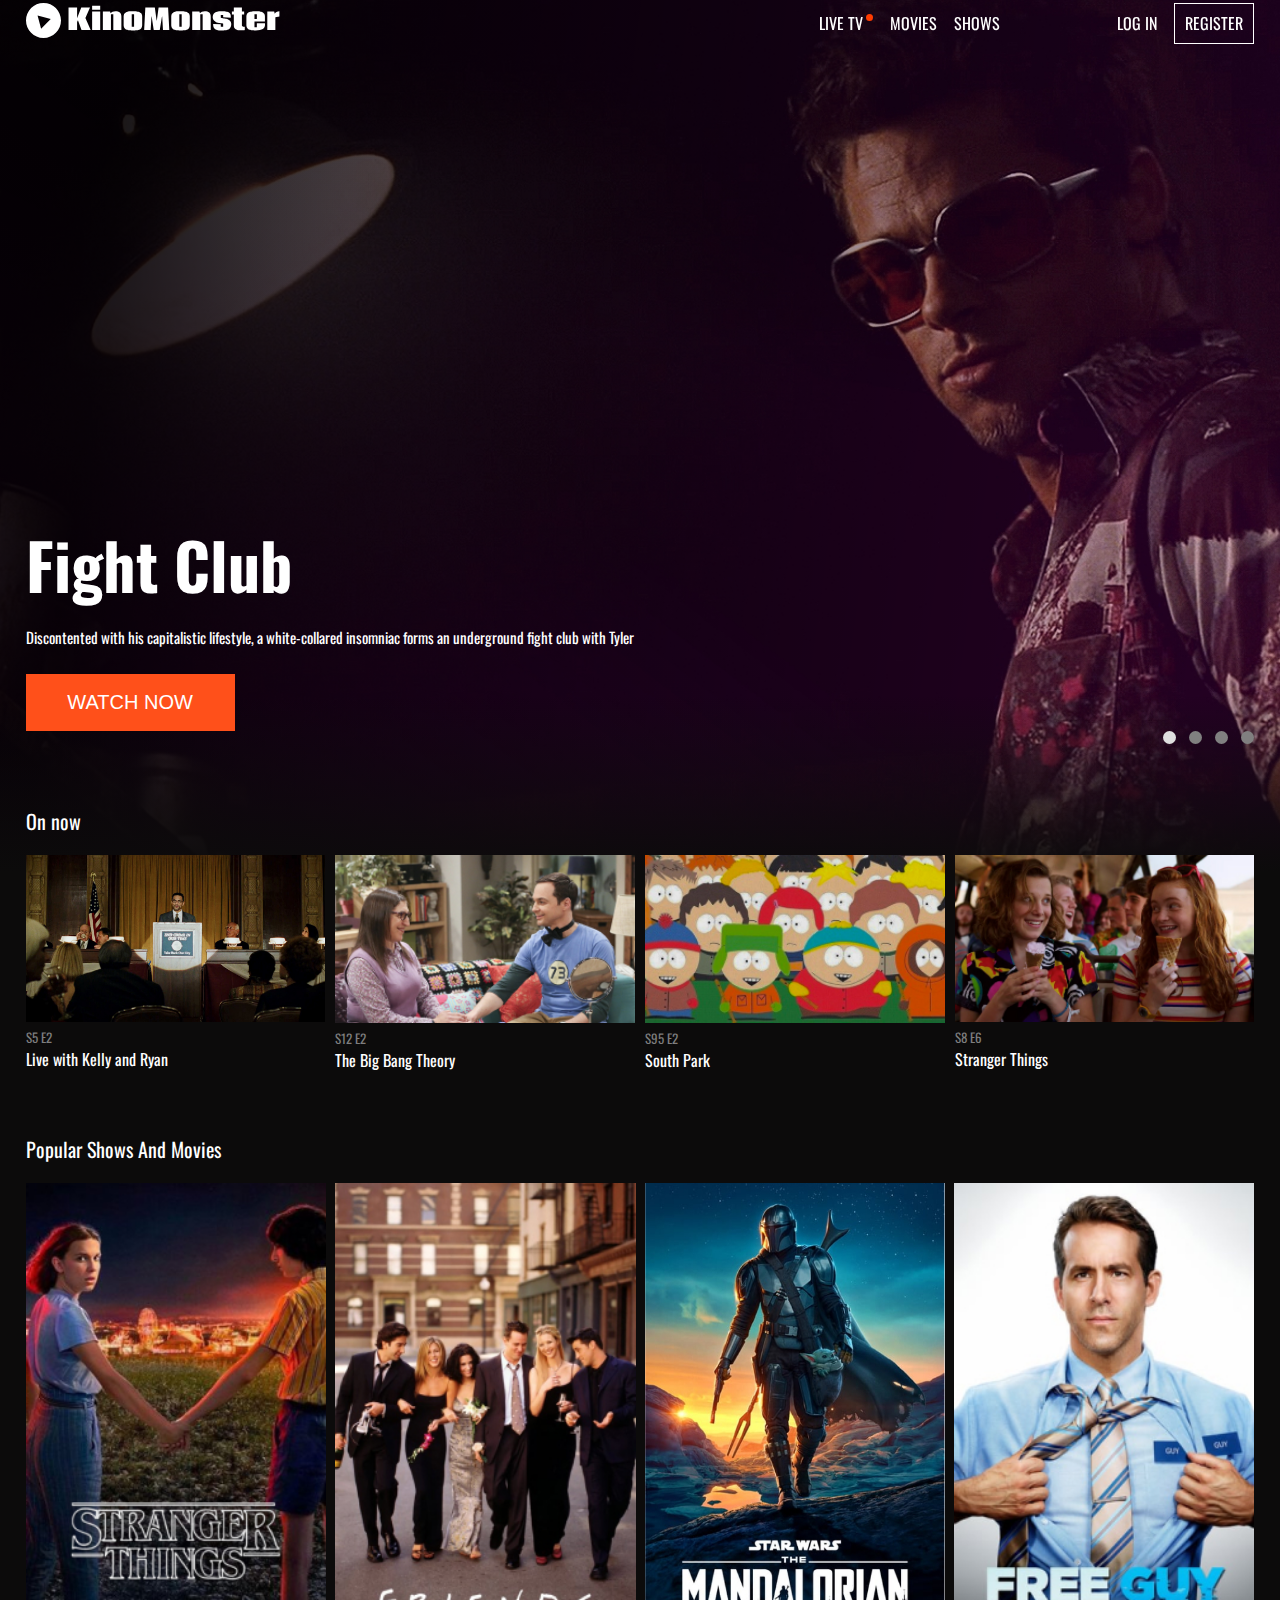
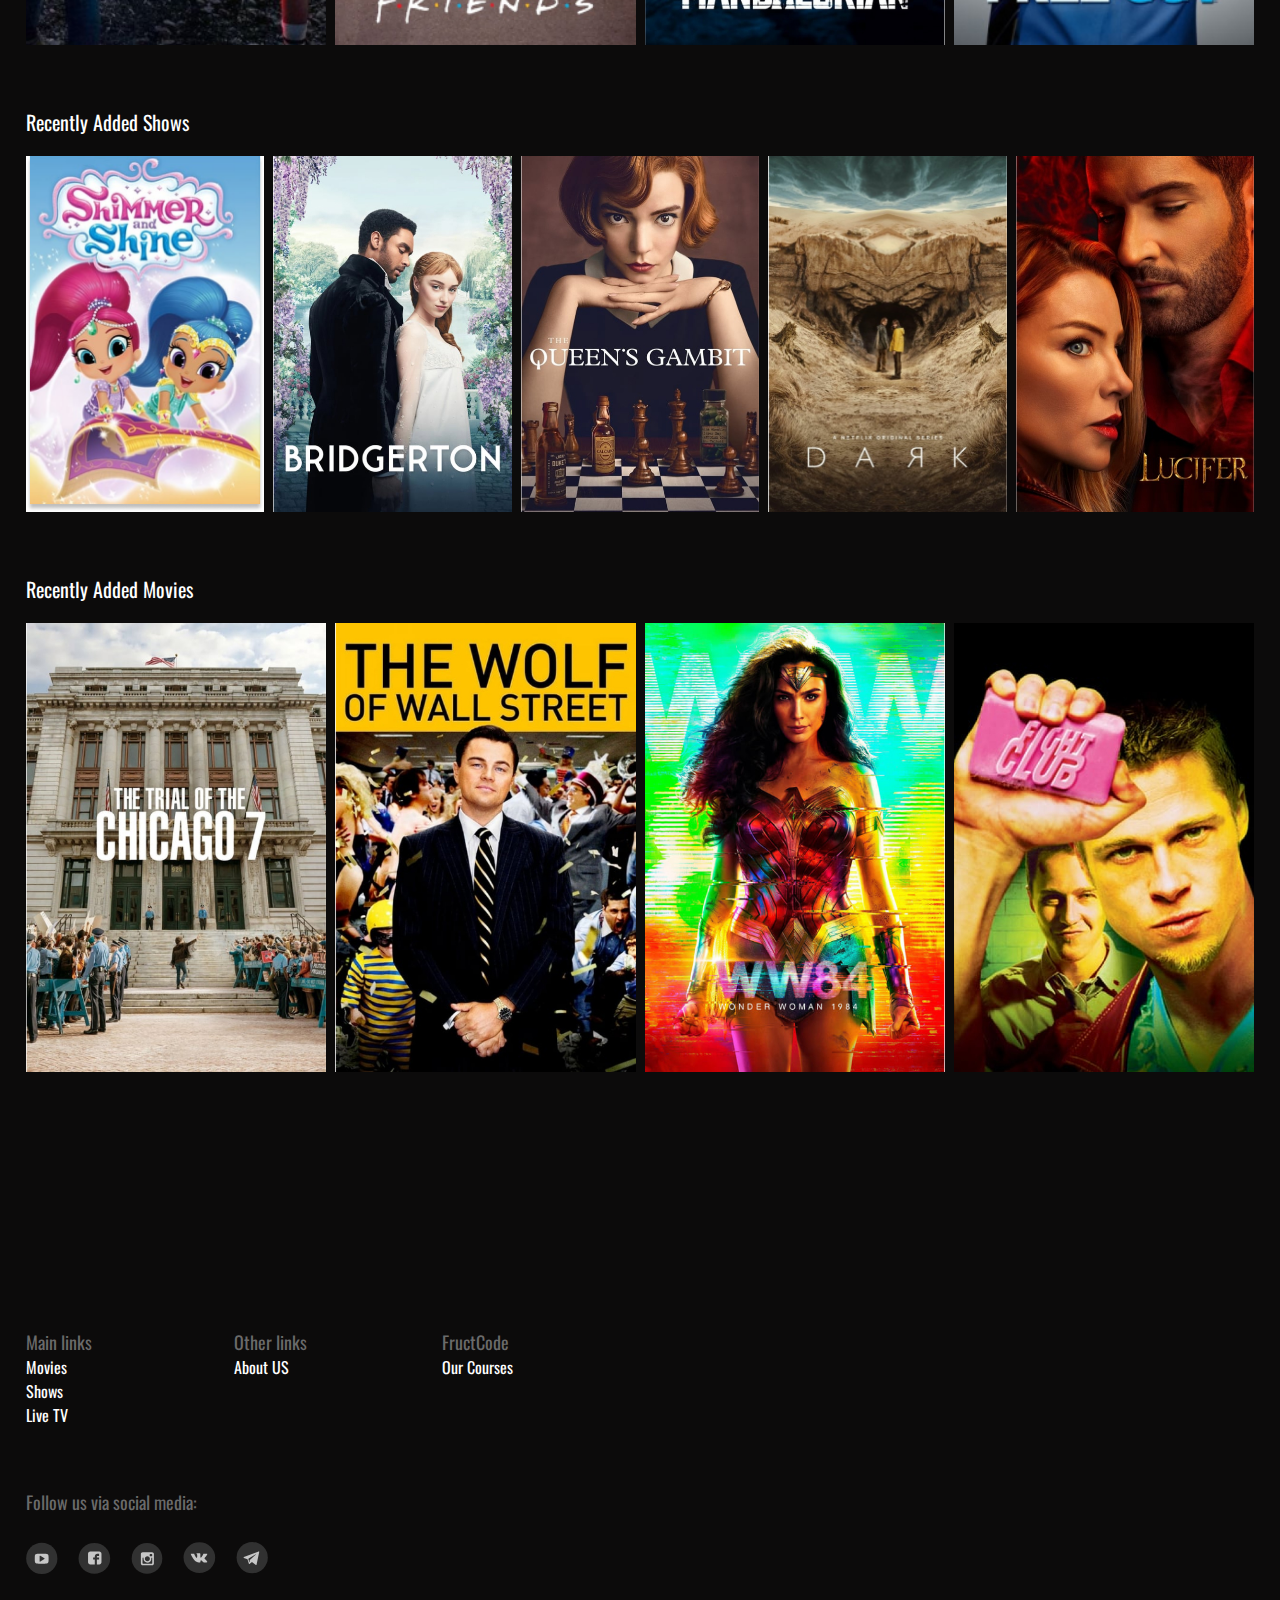
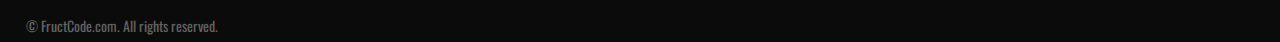
<file: index.html>
<!DOCTYPE html>
<html lang="en">
<head>
    <meta charset="UTF-8">
    <meta http-equiv="X-UA-Compatible" content="IE=edge">
    <meta name="viewport" content="width=device-width, initial-scale=1.0">
    <title>KinoMonster.com | FructCode</title>
    <link rel="stylesheet" href="assets/css/styles.css">
</head>
<body>
    <header>
        <nav class="header-nav nav-desktop">
            <div class="header-nav-elems default-container">
                <ul>
                    <li>
                        <a href="#" class="logo">
                            <img src="assets/img/logo_kinomonster.svg" alt="logo">
                        </a>
                    </li>
                </ul>
                <ul class="second-menu">
                    <li><a href="#">LIVE TV</a></li>
                    <li><a href="#">MOVIES</a></li>
                    <li><a href="#">SHOWS</a></li>
                    <li><a href="login.html">LOG IN</a></li>
                    <li><a href="register.html">REGISTER</a></li>
                </ul>
            </div>
        </nav>

        <nav class="nav-mobile">
            <div class="header-nav-elems-mobile">
                <ul>
                    <li class="mobile-btn">
                        <img src="assets/img/menuicon.svg" alt="menu">
                    </li>
                    <li>
                        <a href="#" class="logo">
                            <img src="assets/img/logo_kinomonster.svg" alt="logo">
                        </a>
                    </li>
                </ul>
                <ul class="second-menu-mobile">
                    <li><a href="#">LIVE TV</a></li>
                    <li><a href="#">MOVIES</a></li>
                    <li><a href="#">SHOWS</a></li>
                    <li><a href="#">LOG IN</a></li>
                    <li><a href="#">REGISTER</a></li>
                </ul>
            </div>
        </nav>
    </header>

    <main>

        <section>
            <ul class="hero">
                <li>
                    <img class="main-slider-img" src="assets/img/hero/fight-club-hero-fructcode.jpg" alt="img">
                    <div class="default-container">
                        <div class="hero-movie">
                            <p>Fight Club</p>
                            <p>Discontented with his capitalistic lifestyle, a white-collared insomniac forms an underground fight club with Tyler</p>
                            <button>WATCH NOW</button>
                        </div>
                    </div>
                </li>

                <li>
                    <img class="main-slider-img" src="assets/img/hero/joker.jpg" alt="img">
                    <div class="default-container">
                        <div class="hero-movie">
                            <p>Joker</p>
                            <p>Discontented with his capitalistic lifestyle, a white-collared insomniac forms an underground fight club with Tyler</p>
                            <button onclick="location.href='movie.html'">WATCH NOW</button>
                        </div>
                    </div>
                </li>

                <li>
                    <img class="main-slider-img" src="assets/img/hero/no-country-for-old-men.jpg" alt="img">
                    <div class="default-container">
                        <div class="hero-movie">
                            <p>No Country For Old Men</p>
                            <p>Discontented with his capitalistic lifestyle, a white-collared insomniac forms an underground fight club with Tyler</p>
                            <button>WATCH NOW</button>
                        </div>
                    </div>
                </li>

                <li> 
                    <img class="main-slider-img" src="assets/img/hero/bladerunner.jpg" alt="img">
                    <div class="default-container">
                        <div class="hero-movie">
                            <p>Blade Runner</p>
                            <p>Discontented with his capitalistic lifestyle, a white-collared insomniac forms an underground fight club with Tyler</p>
                            <button>WATCH NOW</button>
                        </div>
                    </div>
                </li>
            </ul>

            <div class="default-container">
                <div class="next-main-slider-dots">
                    <span class="active"></span>
                    <span></span>
                    <span></span>
                    <span></span>
                </div>
            </div>

            <div class="fader-bg">
                <div class="fader-gradient-0"></div>
                <div class="fader-gradient-1"></div>
            </div>
        </section>

        <section class="default-container">
            <p class="lbl-p">On now</p>
            <div class="posters-now">
                <div class="poster-now">
                    <img src="assets/img/posters/2/live-with-kelly-fructcode.jpg" alt="poster-now">
                    <div class="poster-now-lbls">
                        <p>S5 E2</p>
                        <p>Live with Kelly and Ryan</p>
                    </div>
                </div>
            
                <div class="poster-now">
                    <img src="assets/img/posters/2/bbt-fructcode.jpg" alt="poster-now">
                    <div class="poster-now-lbls">
                        <p>S12 E2</p>
                        <p>The Big Bang Theory</p>
                    </div>
                </div>
        
                <div class="poster-now">
                    <img src="assets/img/posters/2/s-park-fructcode.jpg" alt="poster-now">
                    <div class="poster-now-lbls">
                        <p>S95 E2</p>
                        <p>South Park</p>
                    </div>
                </div>

                <div class="poster-now">
                    <img src="assets/img/posters/2/stranger-things-s-3-fructcode.jpg" alt="poster-now">
                    <div class="poster-now-lbls">
                        <p>S8 E6</p>
                        <p>Stranger Things</p>
                    </div>
                </div>

                <!--<div class="poster-now">
                    <img src="assets/img/posters/2/fclub-fructcode.jpg" alt="poster-now">
                    <div class="poster-now-lbls">
                        <p>MOVIE</p>
                        <p>Fight Club</p>
                    </div>
                </div>

                <div class="poster-now">
                    <img src="assets/img/posters/2/stands-fructcode.jpg" alt="poster-now">
                    <div class="poster-now-lbls">
                        <p>S1 E3</p>
                        <p>The Stand</p>
                    </div>
                </div>-->
            </div>
        </section>

        <section class="default-container">
            <p class="lbl-p">Popular Shows And Movies</p>
            <div class="posters">
                <div class="poster"><img src="assets/img/posters/1/stranger-things-fructcode-kinomonster.jpg" alt=""></div>
                <div class="poster"><img src="assets/img/posters/1/friends-fructcode.jpg" alt=""></div>
                <div class="poster"><img src="assets/img/posters/1/mand-fructcode.jpg" alt=""></div>
                <div class="poster"><img src="assets/img/posters/1/free-guy-fructcode.jpg" alt=""></div>
                <!--<div class="poster"><a href="movie.html"><img src="assets/img/posters/1/joker-fructcode.jpg" alt=""></a></div>
                <div class="poster"><img src="assets/img/posters/1/chernobyl-fructcode.jpg" alt=""></div>
                <div class="poster"><img src="assets/img/posters/1/space-sweepers-fructcode.jpg" alt=""></div>-->
            </div>
        </section>
    
        <section class="default-container">
            <p class="lbl-p">Recently Added Shows</p>
            <div class="posters">
                <div class="poster"><img src="assets/img/posters/1/shimmer-fructcode.jpg" alt=""></div>
                <div class="poster"><img src="assets/img/posters/1/bridgerton-fructcode.jpg" alt=""></div>
                <div class="poster"><img src="assets/img/posters/1/queens-gambit-fructcode.jpg" alt=""></div>
                <div class="poster"><img src="assets/img/posters/1/dark-fructcode.jpg" alt=""></div>
                <div class="poster"><img src="assets/img/posters/1/lucifer-fructcode.jpg" alt=""></div>
                <!--<div class="poster"><img src="assets/img/posters/1/shameless-fructcode.jpg" alt=""></div>
                <div class="poster"><img src="assets/img/posters/1/the-undoing-fructcode.jpg" alt=""></div>-->
            </div>
        </section>
        
        <section class="default-container">
            <p class="lbl-p">Recently Added Movies</p>	
            <div class="posters">
                <div class="poster"><img src="assets/img/posters/1/the-trial-of-chicago-fructcode.jpg" alt=""></div>
                <div class="poster"><img src="assets/img/posters/1/the-wolf-of-wall-street-fructcode.jpg" alt=""></div>
                <div class="poster"><img src="assets/img/posters/1/ww-84-fructcode.jpg" alt=""></div>
                <div class="poster"><img src="assets/img/posters/1/fight-club-fructcode.jpg" alt=""></div>
                <!--<div class="poster"><img src="assets/img/posters/1/harry-potter-fructcode.jpg" alt=""></div>
                <div class="poster"><img src="assets/img/posters/1/holidate-fructcode.jpg" alt=""></div>
                <div class="poster"><img src="assets/img/posters/1/death-on-the-nile-fructcode.jpg" alt=""></div>-->
            </div>
        </section>
    </main>

    <footer>
        <div class="footer-wrapper default-container">
            <div class="f-item">
                <p>Main links</p>
                <ul>
                    <li>Movies</li>
                    <li>Shows</li>
                    <li>Live TV</li>
                </ul>
            </div>
            <div class="f-item">
                <p>Other links</p>
                <ul>
                    <li>About US</li>
                </ul>
            </div>
            <div class="f-item">
                <p>FructCode</p>
                <ul>
                    <li>Our Courses</li>
                </ul>
            </div>
        </div>

        <div class="footer-social default-container">
            <p>Follow us via social media:</p>
            <a href="#">
                <img src="assets/img/icons/youtube.svg" alt="social">
            </a>
            <a href="#">
                <img src="assets/img/icons/facebook.svg" alt="social">
            </a>
            <a href="#">
                <img src="assets/img/icons/instagramm.svg" alt="social">
            </a>
            <a href="#">
                <img src="assets/img/icons/vk.svg" alt="social">
            </a>
            <a href="#">
                <img src="assets/img/icons/telegramm.svg" alt="social">
            </a>
        </div>       
        

        <div class="footer-copy-text">
            <div class="default-container">
                © FructCode.com. All rights reserved.
            </div>
        </div>

        
    </footer>
    <script src="assets/script.js"></script>
</body>
</html>
</file>
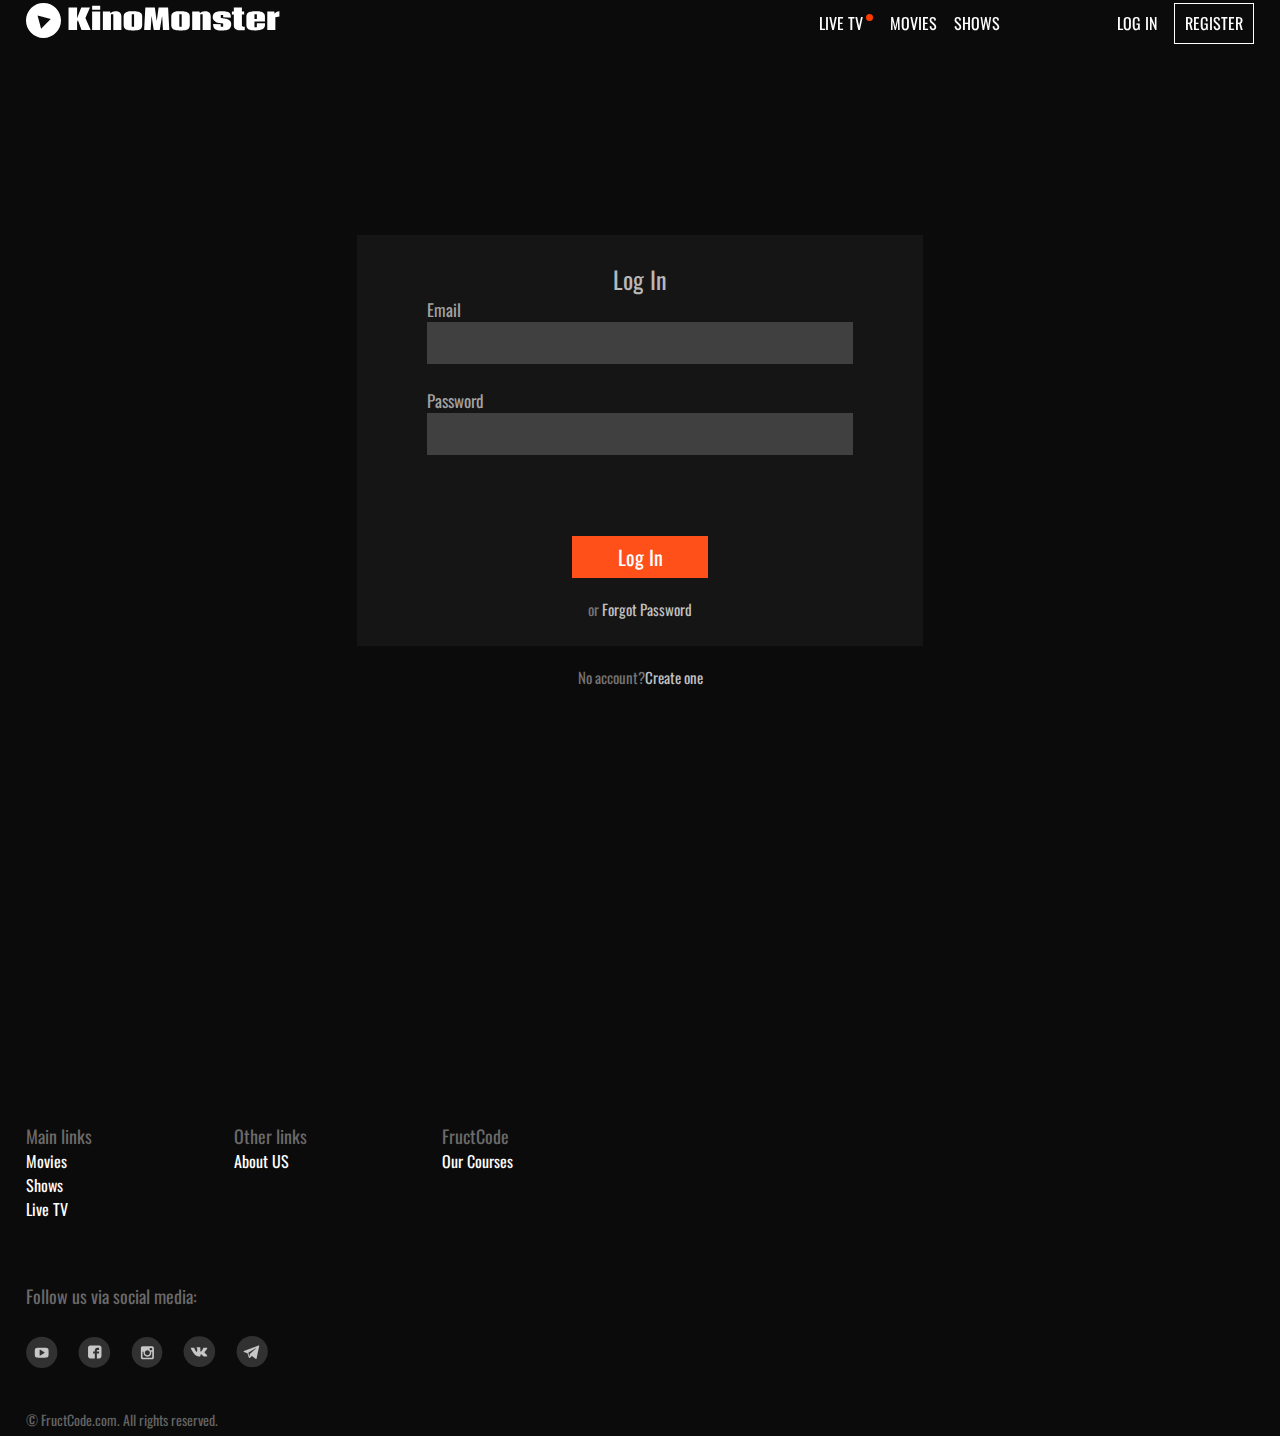
<file: login.html>
<!DOCTYPE html>
<html lang="en">
<head>
    <meta charset="UTF-8">
    <meta http-equiv="X-UA-Compatible" content="IE=edge">
    <meta name="viewport" content="width=device-width, initial-scale=1.0">
    <title>KinoMonster.com | FructCode</title>
    <link rel="stylesheet" href="assets/css/styles.css">
</head>
<body>
    <header>
        <nav class="header-nav nav-desktop">
            <div class="header-nav-elems default-container">
                <ul>
                    <li>
                        <a href="index.html" class="logo">
                            <img src="assets/img/logo_kinomonster.svg" alt="logo">
                        </a>
                    </li>
                </ul>
                <ul class="second-menu">
                    <li><a href="#">LIVE TV</a></li>
                    <li><a href="movie.html">MOVIES</a></li>
                    <li><a href="#">SHOWS</a></li>
                    <li><a href="#">LOG IN</a></li>
                    <li><a href="register.html">REGISTER</a></li>
                </ul>
            </div>
        </nav>

        <nav class="nav-mobile">
            <div class="header-nav-elems-mobile">
                <ul>
                    <li class="mobile-btn">
                        <img src="assets/img/menuicon.svg" alt="menu">
                    </li>
                    <li>
                        <a href="#" class="logo">
                            <img src="assets/img/logo_kinomonster.svg" alt="logo">
                        </a>
                    </li>
                </ul>
                <ul class="second-menu-mobile">
                    <li><a href="#">LIVE TV</a></li>
                    <li><a href="#">MOVIES</a></li>
                    <li><a href="#">SHOWS</a></li>
                    <li><a href="#">LOG IN</a></li>
                    <li><a href="#">REGISTER</a></li>
                </ul>
            </div>
        </nav>
    </header>

    <main>

        <section class="login">
            <div class="form-container">
                <p>Log In</p>
                <form action="#">
                    <label for="email">Email</label>
                    <input type="email" name="email">
                    <label for="password" name="password">Password</label>
                    <input type="password" name="password">
                    <input type="submit" value="Log In">
                </form>

                <p>or <span>Forgot Password</span></p>
            </div>
            <p>No account?<span>Create one</span></p>
        </section>

    </main>

    <footer>
        <div class="footer-wrapper default-container">
            <div class="f-item">
                <p>Main links</p>
                <ul>
                    <li>Movies</li>
                    <li>Shows</li>
                    <li>Live TV</li>
                </ul>
            </div>
            <div class="f-item">
                <p>Other links</p>
                <ul>
                    <li>About US</li>
                </ul>
            </div>
            <div class="f-item">
                <p>FructCode</p>
                <ul>
                    <li>Our Courses</li>
                </ul>
            </div>
        </div>

        <div class="footer-social default-container">
            <p>Follow us via social media:</p>
            <a href="#">
                <img src="assets/img/icons/youtube.svg" alt="social">
            </a>
            <a href="#">
                <img src="assets/img/icons/facebook.svg" alt="social">
            </a>
            <a href="#">
                <img src="assets/img/icons/instagramm.svg" alt="social">
            </a>
            <a href="#">
                <img src="assets/img/icons/vk.svg" alt="social">
            </a>
            <a href="#">
                <img src="assets/img/icons/telegramm.svg" alt="social">
            </a>
        </div>       
        

        <div class="footer-copy-text">
            <div class="default-container">
                © FructCode.com. All rights reserved.
            </div>
        </div>

        
    </footer>
    <script src="assets/script2.js"></script>
</body>
</html>
</file>
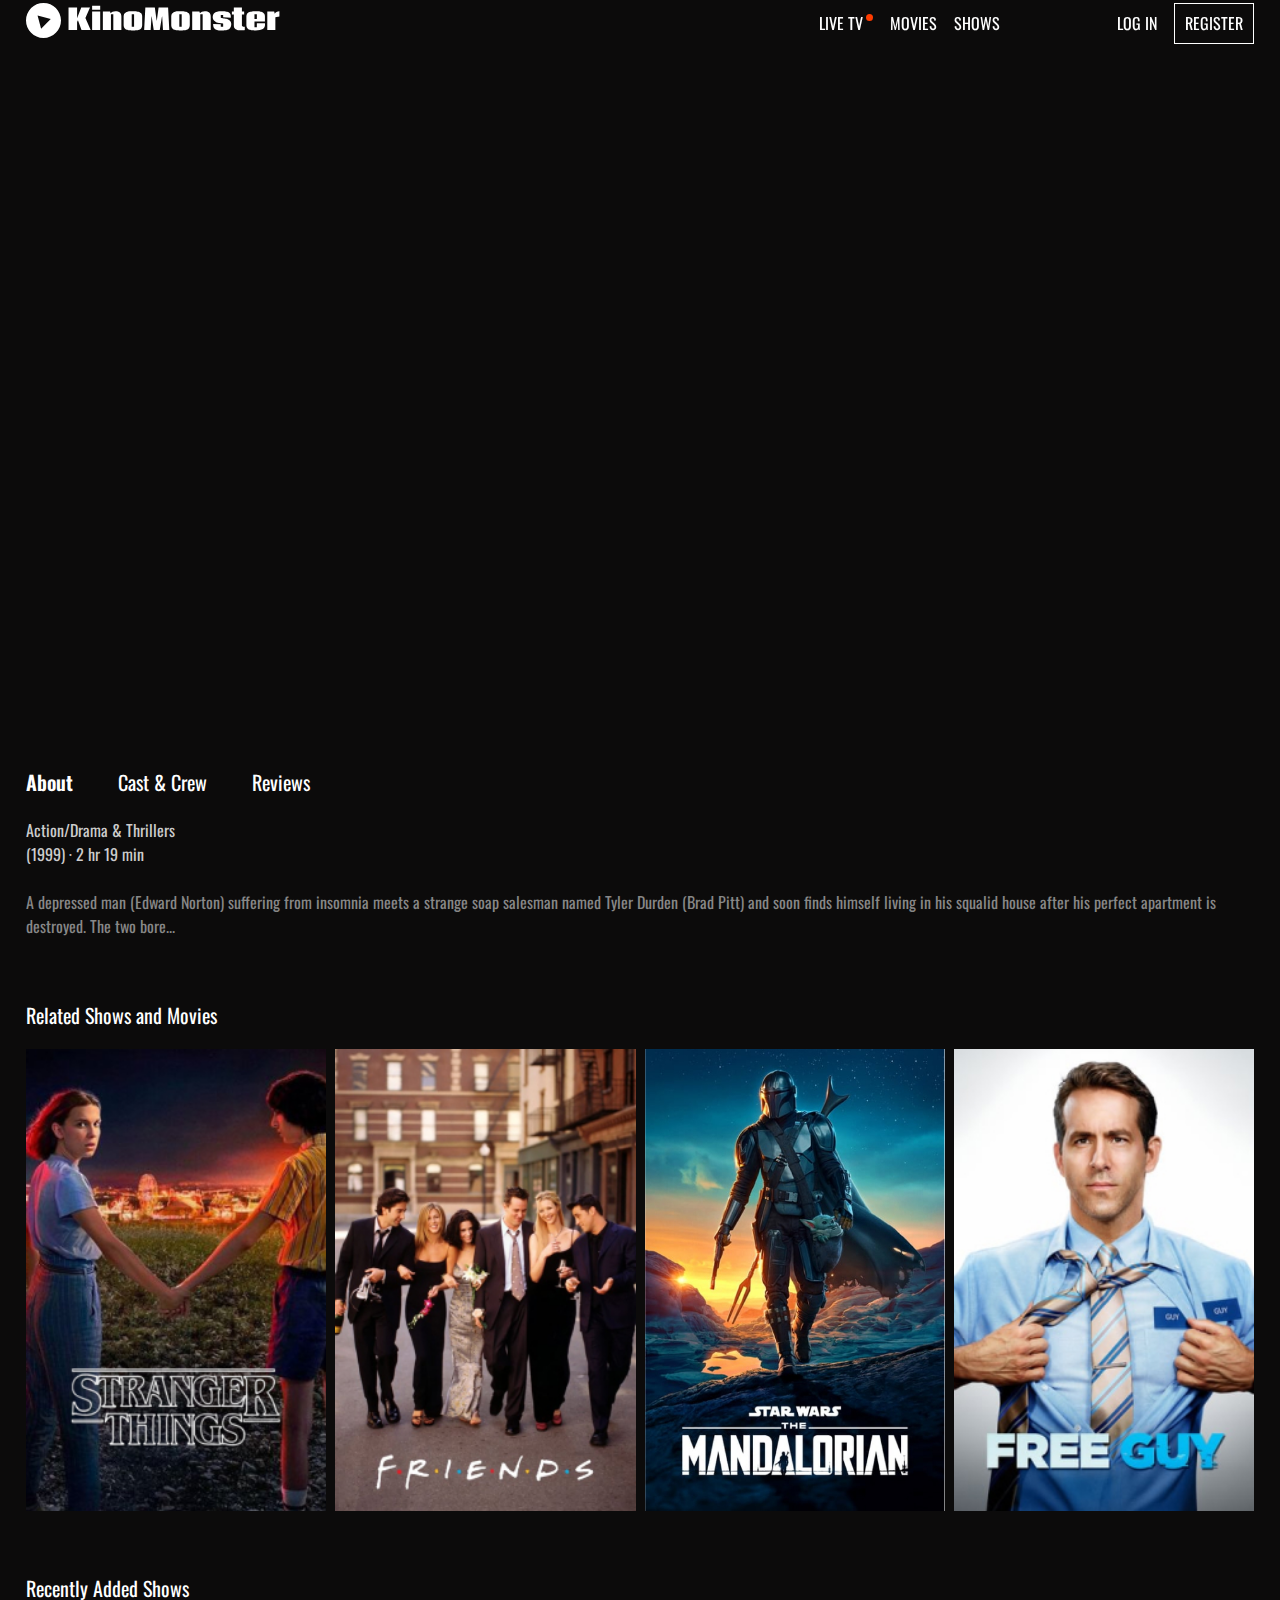
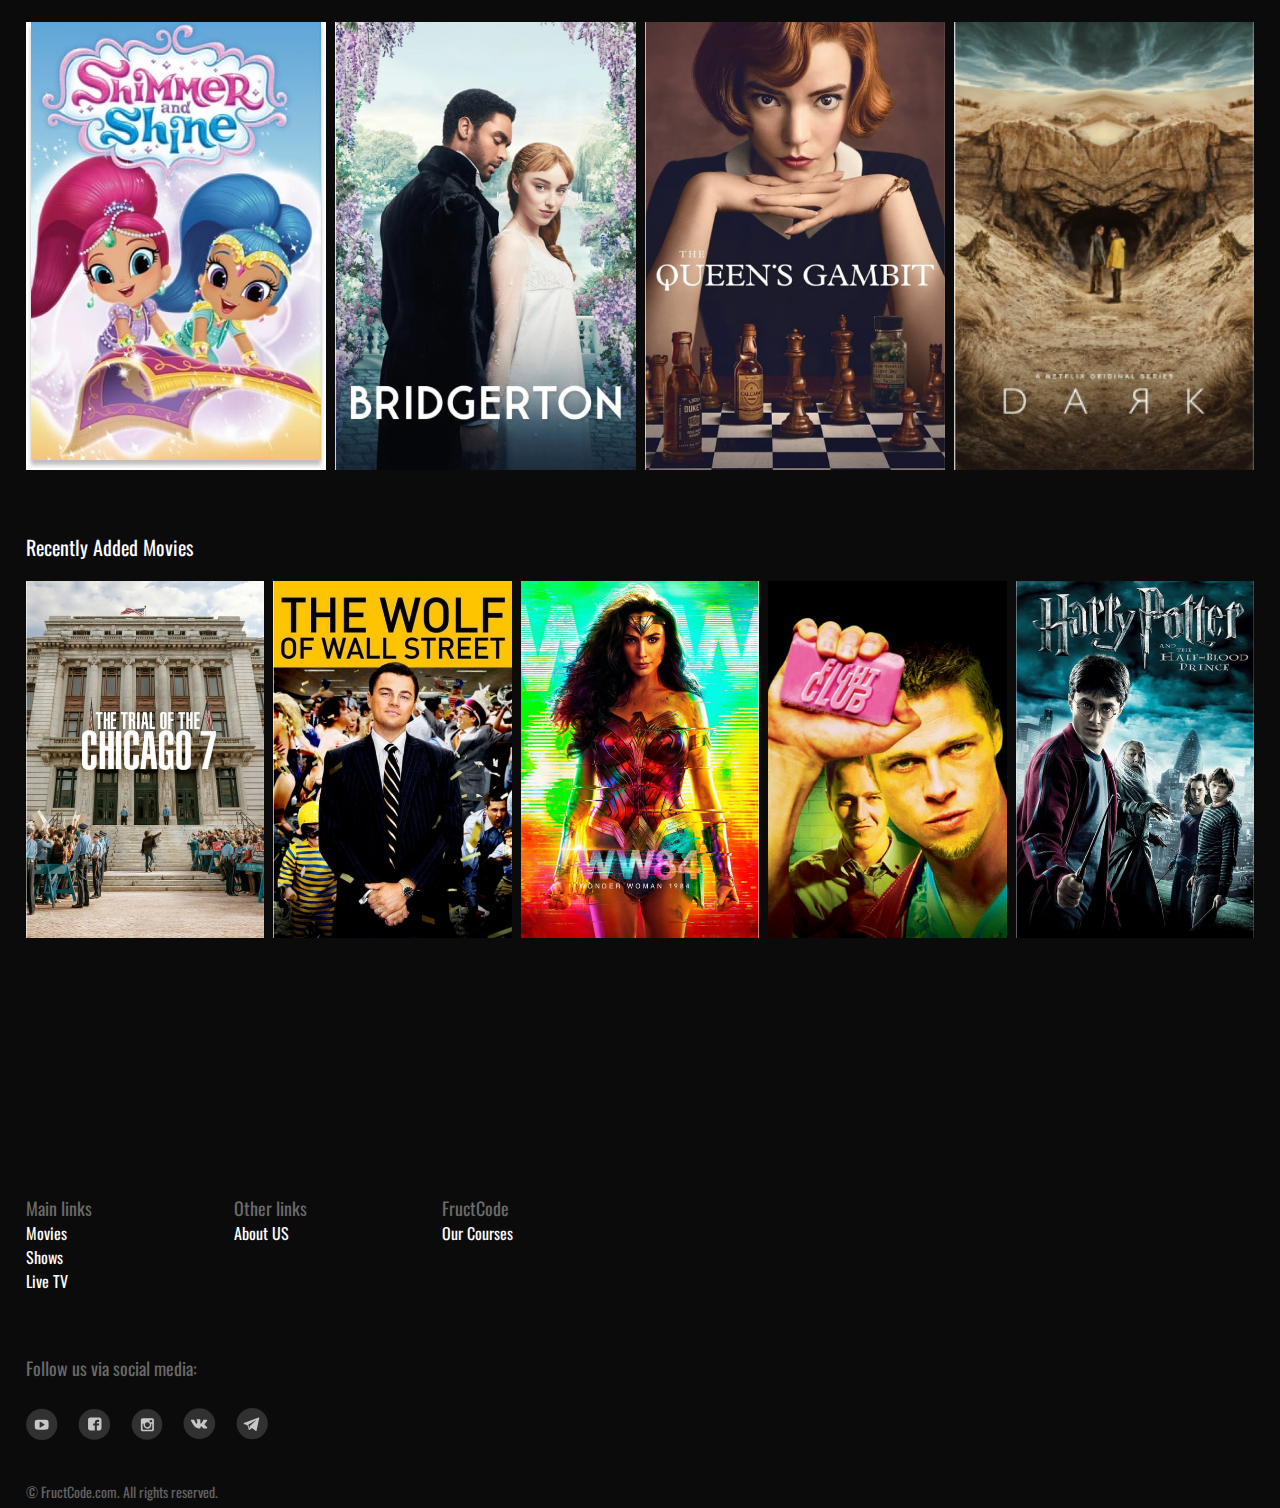
<file: movie.html>
<!DOCTYPE html>
<html lang="en">
<head>
    <meta charset="UTF-8">
    <meta http-equiv="X-UA-Compatible" content="IE=edge">
    <meta name="viewport" content="width=device-width, initial-scale=1.0">
    <title>KinoMonster.com | FructCode</title>
    <link rel="stylesheet" href="assets/css/styles.css">
</head>
<body>
    <header>
        <nav class="header-nav nav-desktop">
            <div class="header-nav-elems default-container">
                <ul>
                    <li>
                        <a href="index.html" class="logo">
                            <img src="assets/img/logo_kinomonster.svg" alt="logo">
                        </a>
                    </li>
                </ul>
                <ul class="second-menu">
                    <li><a href="#">LIVE TV</a></li>
                    <li><a href="movie.html">MOVIES</a></li>
                    <li><a href="#">SHOWS</a></li>
                    <li><a href="login.html">LOG IN</a></li>
                    <li><a href="#">REGISTER</a></li>
                </ul>
            </div>
        </nav>

        <nav class="nav-mobile">
            <div class="header-nav-elems-mobile">
                <ul>
                    <li class="mobile-btn">
                        <img src="assets/img/menuicon.svg" alt="menu">
                    </li>
                    <li>
                        <a href="#" class="logo">
                            <img src="assets/img/logo_kinomonster.svg" alt="logo">
                        </a>
                    </li>
                </ul>
                <ul class="second-menu-mobile">
                    <li><a href="#">LIVE TV</a></li>
                    <li><a href="#">MOVIES</a></li>
                    <li><a href="#">SHOWS</a></li>
                    <li><a href="#">LOG IN</a></li>
                    <li><a href="#">REGISTER</a></li>
                </ul>
            </div>
        </nav>
    </header>

    <main>

        <section class="default-container">
            <div class="player">
                <iframe src="https://www.youtube.com/embed/t433PEQGErc" title="YouTube video player" frameborder="0" allow="accelerometer; autoplay; clipboard-write; encrypted-media; gyroscope; picture-in-picture" allowfullscreen></iframe>
            </div>
        </section>

        <section class="default-container">
            <ul class="tabs-titles">
                <li class="active">About</li>
                <li>Cast & Crew</li>
                <li>Reviews</li>
            </ul>

            <div class="tabs">
                <div class="tab">
                    <p>Action/Drama & Thrillers</p>
                    <p>(1999) · 2 hr 19 min</p>
                    <p>A depressed man (Edward Norton) suffering from insomnia meets a strange soap salesman named Tyler Durden (Brad Pitt) and soon finds himself living in his squalid house after his perfect apartment is destroyed. The two bore...</p>
                </div>
                <div class="tab">Cast & Crew</div>
                <div class="tab">Reviews</div>
            </div>
        </section>


        <section class="default-container">
            <p class="lbl-p">Related Shows and Movies</p>
            <div class="posters">
                <div class="poster"><img src="assets/img/posters/1/stranger-things-fructcode-kinomonster.jpg" alt=""></div>
                <div class="poster"><img src="assets/img/posters/1/friends-fructcode.jpg" alt=""></div>
                <div class="poster"><img src="assets/img/posters/1/mand-fructcode.jpg" alt=""></div>
                <div class="poster"><img src="assets/img/posters/1/free-guy-fructcode.jpg" alt=""></div>
                <!--<div class="poster"><img src="assets/img/posters/1/joker-fructcode.jpg" alt=""></div>
                <div class="poster"><img src="assets/img/posters/1/chernobyl-fructcode.jpg" alt=""></div>
                <div class="poster"><img src="assets/img/posters/1/space-sweepers-fructcode.jpg" alt=""></div>-->
            </div>
        </section>
    
        <section class="default-container">
            <p class="lbl-p">Recently Added Shows</p>
            <div class="posters">
                <div class="poster"><img src="assets/img/posters/1/shimmer-fructcode.jpg" alt=""></div>
                <div class="poster"><img src="assets/img/posters/1/bridgerton-fructcode.jpg" alt=""></div>
                <div class="poster"><img src="assets/img/posters/1/queens-gambit-fructcode.jpg" alt=""></div>
                <div class="poster"><img src="assets/img/posters/1/dark-fructcode.jpg" alt=""></div>
                <!--<div class="poster"><img src="assets/img/posters/1/lucifer-fructcode.jpg" alt=""></div>
                <div class="poster"><img src="assets/img/posters/1/shameless-fructcode.jpg" alt=""></div>
                <div class="poster"><img src="assets/img/posters/1/the-undoing-fructcode.jpg" alt=""></div>-->
        </section>
        
        <section class="default-container">
            <p class="lbl-p">Recently Added Movies</p>	
            <div class="posters">
                <div class="poster"><img src="assets/img/posters/1/the-trial-of-chicago-fructcode.jpg" alt=""></div>
                <div class="poster"><img src="assets/img/posters/1/the-wolf-of-wall-street-fructcode.jpg" alt=""></div>
                <div class="poster"><img src="assets/img/posters/1/ww-84-fructcode.jpg" alt=""></div>
                <div class="poster"><img src="assets/img/posters/1/fight-club-fructcode.jpg" alt=""></div>
                <div class="poster"><img src="assets/img/posters/1/harry-potter-fructcode.jpg" alt=""></div>
                <!--<div class="poster"><img src="assets/img/posters/1/holidate-fructcode.jpg" alt=""></div>
                <div class="poster"><img src="assets/img/posters/1/death-on-the-nile-fructcode.jpg" alt=""></div>-->
            </div>
        </section>
    </main>

    <footer>
        <div class="footer-wrapper default-container">
            <div class="f-item">
                <p>Main links</p>
                <ul>
                    <li>Movies</li>
                    <li>Shows</li>
                    <li>Live TV</li>
                </ul>
            </div>
            <div class="f-item">
                <p>Other links</p>
                <ul>
                    <li>About US</li>
                </ul>
            </div>
            <div class="f-item">
                <p>FructCode</p>
                <ul>
                    <li>Our Courses</li>
                </ul>
            </div>
        </div>

        <div class="footer-social default-container">
            <p>Follow us via social media:</p>
            <a href="#">
                <img src="assets/img/icons/youtube.svg" alt="social">
            </a>
            <a href="#">
                <img src="assets/img/icons/facebook.svg" alt="social">
            </a>
            <a href="#">
                <img src="assets/img/icons/instagramm.svg" alt="social">
            </a>
            <a href="#">
                <img src="assets/img/icons/vk.svg" alt="social">
            </a>
            <a href="#">
                <img src="assets/img/icons/telegramm.svg" alt="social">
            </a>
        </div>       
        

        <div class="footer-copy-text">
            <div class="default-container">
                © FructCode.com. All rights reserved.
            </div>
        </div>

        
    </footer>
    <script src="assets/script2.js"></script>
</body>
</html>
</file>
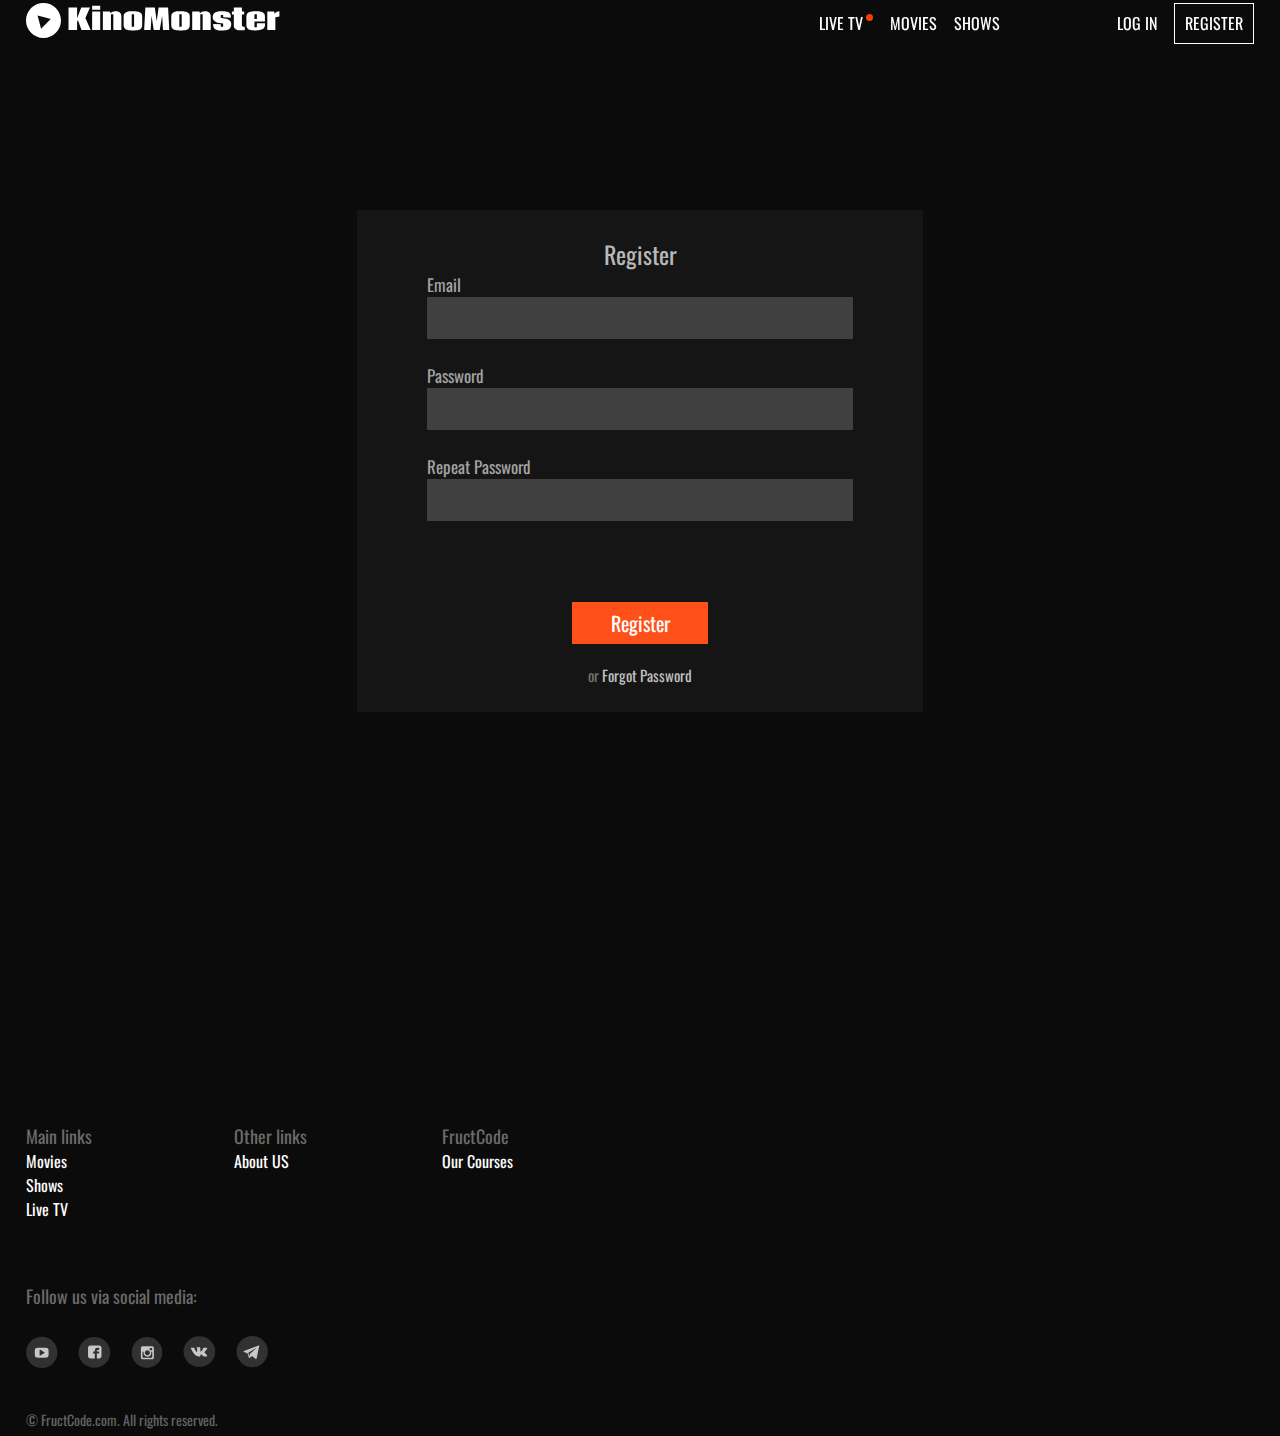
<file: register.html>
<!DOCTYPE html>
<html lang="en">
<head>
    <meta charset="UTF-8">
    <meta http-equiv="X-UA-Compatible" content="IE=edge">
    <meta name="viewport" content="width=device-width, initial-scale=1.0">
    <title>KinoMonster.com | FructCode</title>
    <link rel="stylesheet" href="assets/css/styles.css">
</head>
<body>
    <header>
        <nav class="header-nav nav-desktop">
            <div class="header-nav-elems default-container">
                <ul>
                    <li>
                        <a href="index.html" class="logo">
                            <img src="assets/img/logo_kinomonster.svg" alt="logo">
                        </a>
                    </li>
                </ul>
                <ul class="second-menu">
                    <li><a href="#">LIVE TV</a></li>
                    <li><a href="movie.html">MOVIES</a></li>
                    <li><a href="#">SHOWS</a></li>
                    <li><a href="#">LOG IN</a></li>
                    <li><a href="register.html">REGISTER</a></li>
                </ul>
            </div>
        </nav>

        <nav class="nav-mobile">
            <div class="header-nav-elems-mobile">
                <ul>
                    <li class="mobile-btn">
                        <img src="assets/img/menuicon.svg" alt="menu">
                    </li>
                    <li>
                        <a href="#" class="logo">
                            <img src="assets/img/logo_kinomonster.svg" alt="logo">
                        </a>
                    </li>
                </ul>
                <ul class="second-menu-mobile">
                    <li><a href="#">LIVE TV</a></li>
                    <li><a href="#">MOVIES</a></li>
                    <li><a href="#">SHOWS</a></li>
                    <li><a href="#">LOG IN</a></li>
                    <li><a href="#">REGISTER</a></li>
                </ul>
            </div>
        </nav>
    </header>

    <main>

        <section class="login">
            <div class="form-container">
                <p>Register</p>
                <form action="#">
                    <label for="email">Email</label>
                    <input type="email" name="email">
                    <label for="password" name="password">Password</label>
                    <input type="password" name="password">
                    <label for="repeat_password" name="password">Repeat Password</label>
                    <input type="password" name="reapet_password">
                    <input type="submit" value="Register">
                </form>

                <p>or <span>Forgot Password</span></p>
            </div> 
        </section>

    </main>

    <footer>
        <div class="footer-wrapper default-container">
            <div class="f-item">
                <p>Main links</p>
                <ul>
                    <li>Movies</li>
                    <li>Shows</li>
                    <li>Live TV</li>
                </ul>
            </div>
            <div class="f-item">
                <p>Other links</p>
                <ul>
                    <li>About US</li>
                </ul>
            </div>
            <div class="f-item">
                <p>FructCode</p>
                <ul>
                    <li>Our Courses</li>
                </ul>
            </div>
        </div>

        <div class="footer-social default-container">
            <p>Follow us via social media:</p>
            <a href="#">
                <img src="assets/img/icons/youtube.svg" alt="social">
            </a>
            <a href="#">
                <img src="assets/img/icons/facebook.svg" alt="social">
            </a>
            <a href="#">
                <img src="assets/img/icons/instagramm.svg" alt="social">
            </a>
            <a href="#">
                <img src="assets/img/icons/vk.svg" alt="social">
            </a>
            <a href="#">
                <img src="assets/img/icons/telegramm.svg" alt="social">
            </a>
        </div>       
        

        <div class="footer-copy-text">
            <div class="default-container">
                © FructCode.com. All rights reserved.
            </div>
        </div>

        
    </footer>
    <script src="assets/script2.js"></script>
</body>
</html>
</file>
<file: assets/css/styles.css>
@import url('https://fonts.googleapis.com/css2?family=Oswald:wght@200;300;400;500;600;700&display=swap');

* {
    margin: 0;
    padding: 0;
    box-sizing: border-box;
}

body {
    background-color: #0C0B0B;
    color: white;
    font-family: 'Oswald', sans-serif;
    overflow-x: hidden;
}

h1 {

}

input {
    all: unset;
}

ul {
    list-style: none;
    padding: 0;
    margin: 0;
}

a {
    color: white;
    text-decoration: none;
}

img {
    width: 100%;
    height: 100%;
}

.default-container {
    max-width: 1716px;
    margin: auto;
}

header {
    /* background-color: green; */
    position: sticky;
    top: 0;
    z-index: 3;
}

header .header-nav {
    display: flex;
    height: 56px;
}

header .header-nav ul {
    display: flex;
    align-items: center;
    position: relative;
}

.header-nav-elems {
    display: flex;
    width: 100%;
    justify-content: space-between;
}

ul.second-menu>li>a {
    padding: 0 0 0 17px;
}

ul.second-menu>li:last-child {
    margin-left: 17px;
}


ul.second-menu>li:last-child>a {
    border: solid 1px white;
    width: 80px;
    height: 41px;
    display: flex;
    align-items: center;
    justify-content: center;
    padding: 0;
}

ul.second-menu>li:nth-last-child(2) {
    margin-left: 100px;
}

ul.second-menu>li:first-child>a {
    margin-right: 10px;
}

ul.second-menu>li:first-child>a::after {
    content: '';
    position: absolute;
    width: 7px;
    height: 7px;
    background-color: #FF3C00;
    border-radius: 50%;
    left: 64px;
    top: 14px;
}


main {
    /* height: 100vh; */
}


.main-slider-img {
    position: absolute;
    top: 0;
    object-fit: cover;
    object-position: top;
}

.hero-movie {
    height: 75vh;
    position: relative;
    display: flex;
    flex-direction: column;
    justify-content: flex-end;
    z-index: 1;
}

.hero-movie>p:first-child {
    font-size: 64px;
    font-weight: bold;
    padding-bottom: 15px;
}

.hero-movie>p:nth-child(2) {
    font-size: 15px;
    padding-bottom: 26px;
}

button {
    width: 209px;
    height: 57px;
    font-size: 20px;
    background-color: #FF501A;
    color: white;
    border: solid 0px;
    cursor: pointer;
}

.next-main-slider-dots {
    display: flex;
    justify-content: flex-end;
}

.next-main-slider-dots>span {
    width: 13px;
    height: 13px;
    background-color: #808080;
    z-index: 1;
    margin: 0 0 0 13px;
    border-radius: 50%;
    cursor: pointer;
}

.next-main-slider-dots>span.active {
    background-color: #DFDFDF;
}


.fader-bg {
    position: absolute;
    top: 0;
    width: 100%;
    height: 100%;
}

.fader-bg .fader-gradient-0 {
    width: 100%;
    height: 100%;
    background: linear-gradient(180deg, rgba(0, 0, 0, 0.01) 77.36%, rgba(0, 0, 0, 0.01) 77.36%, #0C0B0B 96.82%);
    position: absolute;
}

.fader-bg .fader-gradient-1 {
    width: 100%;
    height: 100%;
    background: linear-gradient(277.92deg, rgba(0, 0, 0, 0) 7.66%, rgba(0, 0, 0, 0.88) 89.67%);
}


.lbl-p {
    font-size: 20px;
    position: relative;
}

.posters-now {
    display: grid;
    grid-template-columns: repeat(auto-fit, minmax(277px, 1fr));
    gap: 10px;
}

.poster-now {
    min-width: 277px;
    min-height: 155px;
    background-color: #0C0B0B;
    transition: 250ms all;
    z-index: 2;
}

.poster-now:hover {
    cursor: pointer;
    transform: scale(1.1);
}

.poster-now-lbls {
    font-size: 16px;
}

.poster-now-lbls>p:first-child {
    font-size: 13px;
    color: #7E7E7E;
}

.poster-now>img {
    height: auto;
}


.posters {
    display: grid;
    grid-template-columns: repeat(auto-fit, minmax(237px, 1fr));
    gap: 9px;
}

.poster {
    background-color: green;
    min-width: 237px;
    min-height: 350px;
    position: relative;
    transition: 250ms all;
}

.poster:hover {
    cursor: pointer;
    transform: scale(1.1);
}

.poster:hover>a::after {
    content: '';
    position: absolute;
    width: 100%;
    height: 100%;
    background-image: url(../img/icons/icon-play.svg);
    background-repeat: no-repeat;
    background-position: center;
    right: 0;
    left: 0;
    top: 0;
    bottom: 0;
}

.default-container>p {
    margin-top: 62px;
    margin-bottom: 19px;
}

footer {
    margin-top: 257px;
}

.footer-wrapper {
    display: grid;
    grid-template-columns: repeat(auto-fill, minmax(181px, 1fr));
    grid-auto-rows: auto;
    gap: 20px;
}

.f-item p {
    color: #6A6A6A;
    font-size: 18px;
}


.footer-social {
    margin-top: 42px;
}

.footer-social p {
    color: #6A6A6A;
    font-size: 18px;
}

.footer-social a>img {
    width: 32.57px;
    height: 32.2px;
    margin-top: 8px;
    margin-right: 16px;
}

.footer-copy-text {
    font-size: 14px;
    color: #636363;
    padding: 36px 0 6px 0;
}





nav.nav-desktop {
    display: none;
}

nav.nav-mobile {
    display: none;
    background-color: #000000;
}

.second-menu-mobile {
    display: none;
    position: absolute;
    width: 100%;
}

@media(min-width: 1200px) {
    nav.nav-desktop {
        display: block;
    }
}

@media(max-width: 1199px) {
    nav.nav-mobile {
        display: block;
    }
}

.header-nav-elems-mobile>ul:first-child {
    display: flex;
    justify-content: space-between;
    padding: .5rem;
}

.header-nav-elems-mobile>ul:last-child {
    background-color: #434343;
    text-align: center;
    padding: 32px;
}

.second-menu-mobile>li {
    padding-bottom: 19px;
}

.mobile-btn {
    cursor: pointer;
}


@media(max-width: 375px) {
    .hero-movie {
        justify-content: center;
        align-items: center;
    }

    .hero-movie>p:first-child {
        text-align: center;
        font-size: 2rem;
    }

    .hero-movie>p:nth-child(2) {
        font-size: .7rem;
        text-align: center;
    }

    button {
        width: auto;
        height: auto;
        font-size: .7rem;
        padding: .5rem;
    }

    .next-main-slider-dots {
        justify-content: center;
    }

    /* POSTERS */
    .posters-now {
        grid-template-columns: repeat(auto-fit, minmax(130px, 1fr));
    }
    
    .poster-now {
        min-width: auto;
        min-height: auto;
    }

    .posters {
        grid-template-columns: repeat(auto-fit, minmax(130px, 1fr));
    }
    
    .poster {
        min-width: auto;
        min-height: auto;
    }

    footer {
        
        text-align: center;
    }

}




.player {
    position: relative;
    width: 100%;
}

.player::after {
    display: block;
    content: '';
    padding-top: 56.25%;
}

.player iframe {
    position: absolute;
    top: 0;
    left: 0;
    width: 100%;
    height: 100%;
}

.tabs-titles {
    display: flex;
    margin-top: 20px;
}

.tabs-titles li {
    padding-right: 45px;
    font-size: 20px;
    cursor: pointer;
}

.tabs-titles li.active {
    font-weight: 600;
}

.tabs {
    margin-top: 21px;
}

.tabs p {
    color: #CDCDCD;
}

.tabs p:last-child {
    padding-top: 24px;
    color: #878787;
}


.login {
    display: flex;
    justify-content: center;
    align-items: center;
    height: 90vh;
    flex-direction: column;
}

.login .form-container {
    width: 566px;
    height: auto;
    background-color: #161515;
    padding: 26px 70px 26px 70px;
}

.login .form-container>p:first-child {
    text-align: center;
    font-size: 24px;
    color: #B8B8B8;
}

.login .form-container>form {
    display: flex;
    justify-content: center;
    flex-direction: column;
}

.login .form-container>form>input {
    height: 42px;
    background-color: #404040;
    margin-bottom: 24px;
}

.login .form-container>form>label {
    font-size: 17px;
    color: #A3A3A3;
}

.login .form-container>form>input[type=submit] {
    background-color: #FF501A;
    width: 136px;
    text-align: center;
    margin: auto;
    cursor: pointer;
    font-size: 20px;
    margin-top: 57px;
    margin-bottom: 20px;
}

.login .form-container>p:last-child {
    text-align: center;
    font-size: 15px;
    color: #747474;
}

.login .form-container>p:last-child>span {
    color: #C1C1C1;
}

.login>p {
    font-size: 15px;
    color: #747474;
    margin-top: 20px;
}

.login>p>span {
    color: #C1C1C1;
}



@media(max-width: 812px) {
    .hero-movie {
        justify-content: center;
        align-items: center;
    }

    .hero-movie>p:first-child {
        text-align: center;
        font-size: 3rem;
    }

    .hero-movie>p:nth-child(2) {
        font-size: 1rem;
        text-align: center;
    }

    button {
        width: auto;
        height: auto;
        font-size: 1rem;
        padding: 1rem;
    }

    .next-main-slider-dots {
        justify-content: center;
    }

    .login {
        height: auto;
        margin-top: 70px;
    }

    .login .form-container {
        width: auto;
        margin: auto;
    }
}

@media(max-width: 1723px) {
    .default-container {
        padding: 0 2% 0 2%;
    }
}
</file>
